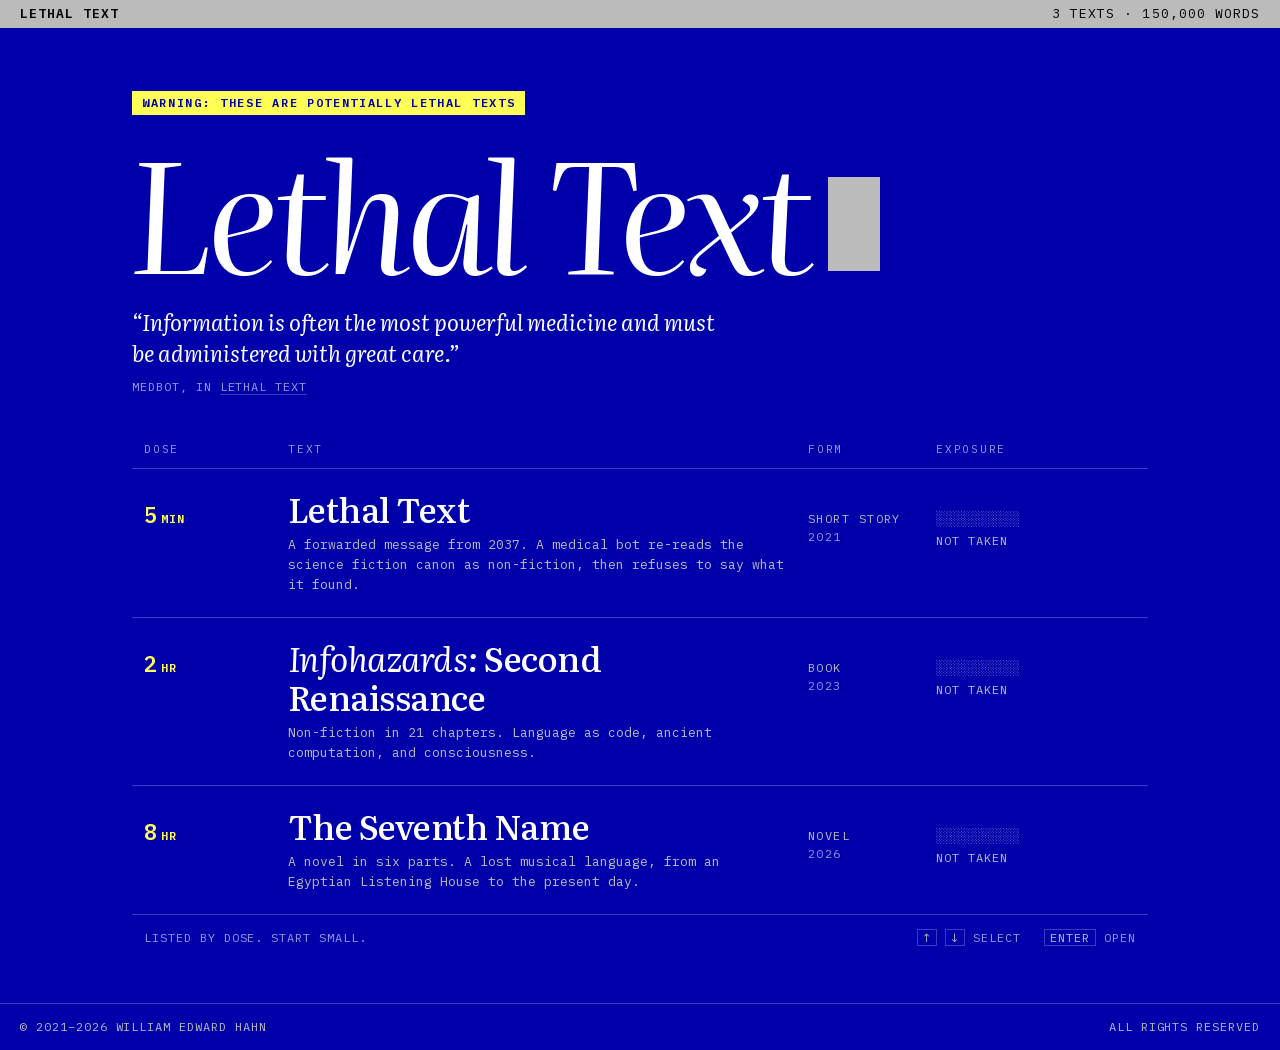
<file: index.html>
<!DOCTYPE html>
<html lang="en">
<head>
<meta charset="utf-8">
<title>Lethal Text</title>
<meta name="viewport" content="width=device-width, initial-scale=1">
<meta name="description" content="Lethal Text: books and stories by William Edward Hahn about infohazards, listed by dose.">
<meta name="author" content="William Edward Hahn">
<link rel="shortcut icon" href="WarningIcon.png">
<link rel="apple-touch-icon-precomposed" href="WarningIcon.png">
<style>
@font-face { font-family: "Literata"; font-style: normal; font-weight: 400 700; font-display: swap;
  src: url(fonts/Literata-normal-400_700.woff2) format("woff2"); }
@font-face { font-family: "Literata"; font-style: italic; font-weight: 400 700; font-display: swap;
  src: url(fonts/Literata-italic-400_700.woff2) format("woff2"); }
@font-face { font-family: "IBM Plex Mono"; font-style: normal; font-weight: 400; font-display: swap;
  src: url(fonts/IBMPlexMono-normal-400.woff2) format("woff2"); }
@font-face { font-family: "IBM Plex Mono"; font-style: normal; font-weight: 600; font-display: swap;
  src: url(fonts/IBMPlexMono-normal-600.woff2) format("woff2"); }

:root {
  --serif: "Literata", "Iowan Old Style", "Palatino Linotype", Palatino, Georgia, serif;
  --mono: "IBM Plex Mono", ui-monospace, "SF Mono", Menlo, Consolas, monospace;
  /* the site's 386 palette */
  --blue: #0000aa; --grey: #bbbbbb; --white: #ffffff; --yellow: #ffff55; --rule: #3a3ac4; --dim: #9a9ae0;
}
*, *::before, *::after { box-sizing: border-box; }
html { -webkit-text-size-adjust: 100%; }
body { margin: 0; min-height: 100vh; min-height: 100svh; display: flex; flex-direction: column;
  background: var(--blue); color: var(--grey); font-family: var(--mono); font-size: 0.875rem; line-height: 1.5; }
a { color: inherit; text-decoration: none; }
::selection { background: var(--yellow); color: var(--blue); }

.strip { display: flex; justify-content: space-between; gap: 16px; padding: 0 20px; background: var(--grey); color: #000;
  font-size: 0.8125rem; line-height: 28px; letter-spacing: 0.08em; text-transform: uppercase; }
.strip b { font-weight: 600; }

main { flex: 1; width: 100%; max-width: 66rem; margin: 0 auto; padding: 0 20px; }

/* ---------- masthead ---------- */
.mast { padding: clamp(32px, 7vh, 72px) 0 clamp(28px, 5vh, 48px); }
.tag { display: inline-block; margin: 0 0 24px; padding: 3px 10px; background: var(--yellow); color: var(--blue);
  font-size: 0.75rem; font-weight: 600; letter-spacing: 0.14em; text-transform: uppercase; }
h1 { margin: 0; font-family: var(--serif); font-style: italic; font-weight: 400; color: var(--white);
  font-size: clamp(3.5rem, 17vw, 9.5rem); line-height: 0.92; letter-spacing: -0.04em; margin-left: -0.04em;
  font-variation-settings: "opsz" 72; }
.cursor { display: inline-block; width: 0.34em; height: 0.62em; margin-left: 0.12em; vertical-align: 0.02em;
  background: var(--grey); animation: blink 1.1s steps(1) infinite; }
@keyframes blink { 50% { opacity: 0; } }
.rx { margin: 28px 0 0; max-width: 38rem; }
.rx q { display: block; font-family: var(--serif); font-style: italic; font-size: 1.375rem; line-height: 1.4; color: var(--white); quotes: "\201C" "\201D"; }
.rx cite { display: block; margin-top: 10px; font-style: normal; font-size: 0.75rem; letter-spacing: 0.08em; text-transform: uppercase; color: var(--dim); }
.rx cite a { border-bottom: 1px solid var(--rule); }
.rx cite a:hover { color: var(--yellow); }

/* ---------- the schedule ---------- */
.sched { margin: 0; padding: 0; list-style: none; border-bottom: 1px solid var(--rule); }
.cols, .dose a { display: grid; grid-template-columns: 7.5rem minmax(0, 1fr) 6.5rem 12.5rem; column-gap: 24px; }
.cols { padding: 0 12px 10px; font-size: 0.6875rem; letter-spacing: 0.16em; text-transform: uppercase; color: var(--dim); }
.dose { border-top: 1px solid var(--rule); animation: rise .45s both; }
.dose:nth-child(2) { animation-delay: .06s; } .dose:nth-child(3) { animation-delay: .12s; }
.dose:nth-child(4) { animation-delay: .18s; } .dose:nth-child(5) { animation-delay: .24s; }
@keyframes rise { from { opacity: 0; transform: translateY(8px); } }
.dose a { position: relative; align-items: baseline; padding: 20px 12px 22px; outline: none; }
.dose .amt { font-size: 1.375rem; font-weight: 600; line-height: 1.2; letter-spacing: 0.02em; color: var(--yellow); white-space: nowrap; }
.dose .amt small { font-size: 0.75rem; letter-spacing: 0.1em; margin-left: 0.3em; }
.dose h2 { margin: 0; font-family: var(--serif); font-weight: 500; font-size: clamp(1.5rem, 3.4vw, 2.125rem); line-height: 1.12;
  letter-spacing: -0.015em; color: var(--white); text-wrap: balance; }
.dose h2 i { font-weight: 400; }
.dose p { margin: 8px 0 0; max-width: 34rem; font-size: 0.8125rem; line-height: 1.55; }
.dose .form { font-size: 0.75rem; letter-spacing: 0.12em; text-transform: uppercase; }
.dose .form small { display: block; font-size: inherit; color: var(--dim); }
.dose .exp { font-size: 0.75rem; letter-spacing: 0.08em; text-transform: uppercase; white-space: nowrap; }
.dose .bar { display: block; letter-spacing: 0; font-size: 0.875rem; line-height: 1.2; color: var(--dim); }
.dose .bar b { font-weight: 400; color: var(--yellow); }
.dose .state { display: block; margin-top: 5px; }

/* selection: the whole row inverts, as on a text-mode screen */
.dose a:hover, .dose a:focus-visible { background: var(--grey); color: #000; }
.dose a:hover :is(.amt, h2, .form small, .bar, .bar b), .dose a:focus-visible :is(.amt, h2, .form small, .bar, .bar b) { color: var(--blue); }
.dose a:hover .bar, .dose a:focus-visible .bar { color: #7a7a9a; }
.dose a:hover .bar b, .dose a:focus-visible .bar b { color: var(--blue); }

.note { display: flex; flex-wrap: wrap; justify-content: space-between; gap: 6px 24px; margin: 0; padding: 14px 12px 0;
  font-size: 0.75rem; letter-spacing: 0.08em; text-transform: uppercase; color: var(--dim); }
.note kbd { font: inherit; color: var(--grey); border: 1px solid var(--rule); padding: 0 5px; }

footer { margin-top: 56px; padding: 14px 20px; border-top: 1px solid var(--rule);
  display: flex; flex-wrap: wrap; justify-content: space-between; gap: 4px 24px;
  font-size: 0.75rem; letter-spacing: 0.08em; text-transform: uppercase; }

@media (max-width: 820px) {
  .cols { display: none; }
  .dose a { grid-template-columns: auto 1fr; column-gap: 14px; row-gap: 8px; padding: 18px 12px 20px; }
  .dose .amt { grid-column: 1; grid-row: 1; font-size: 1.125rem; }
  .dose .form { grid-column: 2; grid-row: 1; text-align: right; }
  .dose .form small { display: inline; margin-left: 0.6em; }
  .dose .text { grid-column: 1 / -1; grid-row: 2; }
  .dose .exp { grid-column: 1 / -1; grid-row: 3; display: flex; align-items: baseline; gap: 12px; }
  .dose .state { margin: 0; }
  .note .keys { display: none; }
}
@media (hover: none) { .note .keys { display: none; } }
@media (prefers-reduced-motion: reduce) { .dose, .cursor { animation: none; } }
</style>
</head>
<body>

<div class="strip"><b>Lethal Text</b><span>3 texts &middot; 150,000 words</span></div>

<main>
  <header class="mast">
    <p class="tag">Warning: these are potentially lethal texts</p>
    <h1>Lethal Text<span class="cursor" aria-hidden="true"></span></h1>
    <p class="rx">
      <q>Information is often the most powerful medicine and must be administered with great care.</q>
      <cite>MedBot, in <a href="warning.html">Lethal Text</a></cite>
    </p>
  </header>

  <div class="cols" aria-hidden="true"><span>Dose</span><span>Text</span><span>Form</span><span>Exposure</span></div>
  <ol class="sched" id="sched">
    <li class="dose"><a href="warning.html" data-id="warning">
      <span class="amt">5<small>MIN</small></span>
      <span class="text"><h2>Lethal Text</h2><p>A forwarded message from 2037. A medical bot re-reads the science fiction canon as non-fiction, then refuses to say what it found.</p></span>
      <span class="form">Short story<small>2021</small></span>
      <span class="exp"><span class="bar" aria-hidden="true"></span><span class="state"></span></span>
    </a></li>
    <li class="dose"><a href="book.html" data-id="infohazards" data-book>
      <span class="amt">2<small>HR</small></span>
      <span class="text"><h2><i>Infohazards:</i> Second Renaissance</h2><p>Non-fiction in 21 chapters. Language as code, ancient computation, and consciousness.</p></span>
      <span class="form">Book<small>2023</small></span>
      <span class="exp"><span class="bar" aria-hidden="true"></span><span class="state"></span></span>
    </a></li>
    <li class="dose"><a href="seventh-name.html" data-id="seventh-name" data-book>
      <span class="amt">8<small>HR</small></span>
      <span class="text"><h2>The Seventh Name</h2><p>A novel in six parts. A lost musical language, from an Egyptian Listening House to the present day.</p></span>
      <span class="form">Novel<small>2026</small></span>
      <span class="exp"><span class="bar" aria-hidden="true"></span><span class="state"></span></span>
    </a></li>
  </ol>
  <p class="note"><span id="total">Listed by dose. Start small.</span><span class="keys"><kbd>&uarr;</kbd> <kbd>&darr;</kbd> select &nbsp; <kbd>Enter</kbd> open</span></p>
</main>

<footer><span>&copy; 2021&ndash;2026 William Edward Hahn</span><span>All rights reserved</span></footer>

<script>
(function () {
  var KEY = 'lt-reader', CELLS = 10;
  var rows = [].slice.call(document.querySelectorAll('#sched a'));

  function load() {
    try { return JSON.parse(localStorage.getItem(KEY) || '{}') || {}; } catch (e) { return {}; }
  }

  /* Exposure: the books report how far the reader got; the short pieces are marked once opened. */
  function paint() {
    var s = load(), pos = s.pos || {}, seen = s.seen || {}, taken = 0, started = 0;
    rows.forEach(function (a) {
      var id = a.getAttribute('data-id'), p = 0, label = 'Not taken';
      if (a.hasAttribute('data-book')) {
        var at = pos[id];
        if (at) {
          p = typeof at.p === 'number' ? at.p : 0.01;
          if (p >= 0.97) { p = 1; label = 'Complete'; }
          else { label = Math.max(1, Math.round(p * 100)) + '% · resume'; }
        }
      } else if (seen[id]) { p = 1; label = 'Taken'; }
      if (p >= 1) taken++; else if (p > 0) started++;
      var full = p > 0 ? Math.max(1, Math.round(p * CELLS)) : 0;
      var bar = a.querySelector('.bar');
      bar.textContent = '';
      var b = document.createElement('b');
      b.textContent = new Array(full + 1).join('█');
      bar.appendChild(b);
      bar.appendChild(document.createTextNode(new Array(CELLS - full + 1).join('░')));
      a.querySelector('.state').textContent = label;
    });
    if (taken || started) {
      document.getElementById('total').textContent =
        'Exposure: ' + taken + ' of ' + rows.length + ' taken' + (started ? ', ' + started + ' in progress' : '');
    }
  }

  function mark(e) {
    var a = e.target.closest('a[data-id]');
    if (!a || a.hasAttribute('data-book')) return;
    try {
      var s = load();
      (s.seen = s.seen || {})[a.getAttribute('data-id')] = true;
      localStorage.setItem(KEY, JSON.stringify(s));
    } catch (err) {}
  }
  var sched = document.getElementById('sched');
  sched.addEventListener('click', mark);
  sched.addEventListener('auxclick', mark);

  document.addEventListener('keydown', function (e) {
    if (e.metaKey || e.ctrlKey || e.altKey) return;
    var d = (e.key === 'ArrowDown' || e.key === 'j') ? 1 : (e.key === 'ArrowUp' || e.key === 'k') ? -1 : 0;
    if (!d) return;
    e.preventDefault();
    var i = rows.indexOf(document.activeElement);
    var next = i < 0 ? (d > 0 ? 0 : rows.length - 1) : Math.max(0, Math.min(rows.length - 1, i + d));
    rows[next].focus();
  });

  paint();
  window.addEventListener('pageshow', paint);   // refresh after coming back from a text
})();
</script>
</body>
</html>
</file>
